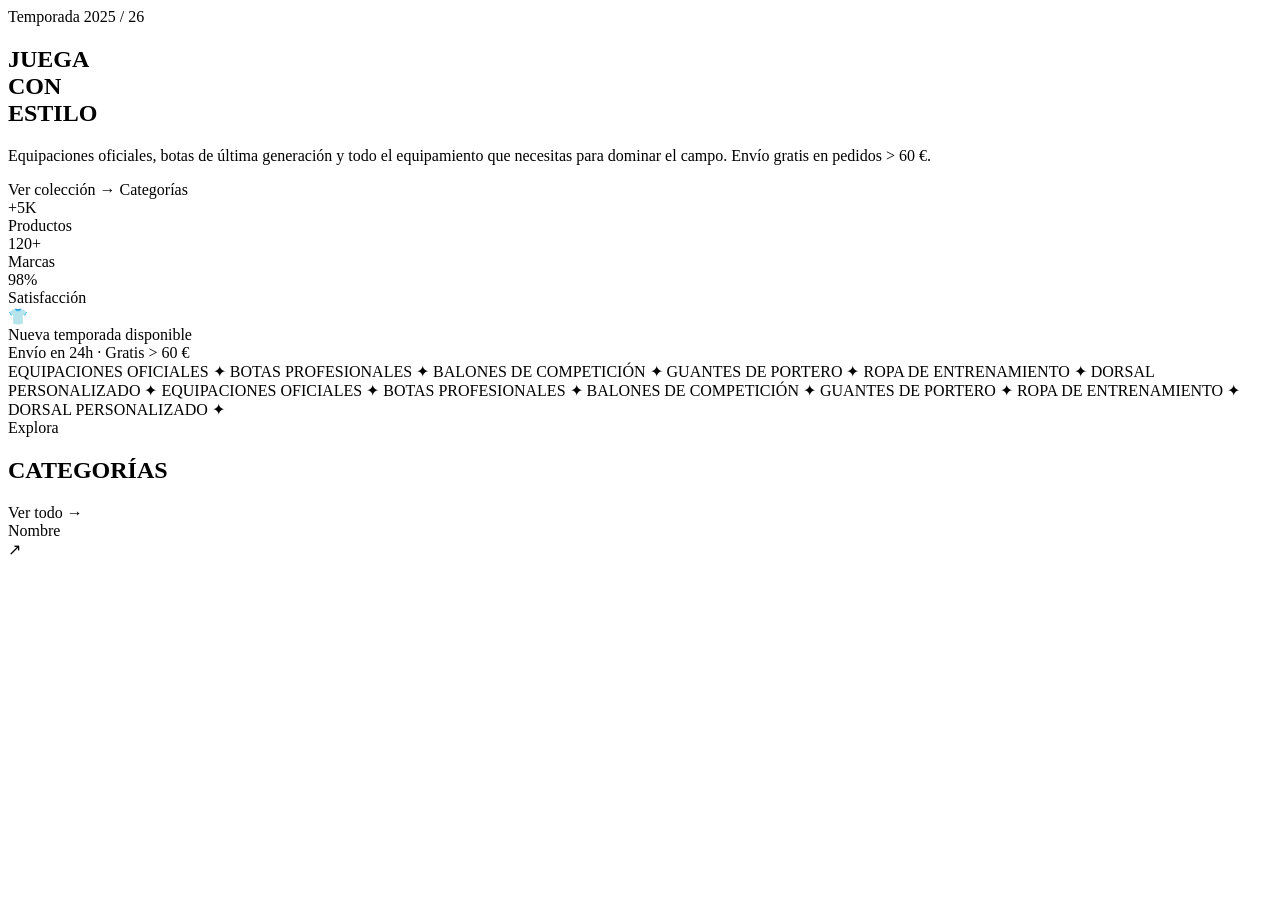
<file: tienda-jddl-aph-web/src/main/resources/templates/index.html>
<!DOCTYPE html>
<html lang="es" xmlns:th="http://www.thymeleaf.org">

<!-- Fragment HEAD -->
<head th:replace="~{fragments/head :: head('Inicio')}"></head>

<body>

<!-- Fragment NAVBAR -->
<div th:replace="~{fragments/header :: header}"></div>

<!-- ─── HERO ─────────────────────────────────── -->
<section class="hero">
    <div class="hero-bg-lines"></div>
    <div class="hero-left">
        <div class="hero-eyebrow">
            <div class="hero-eyebrow-line"></div>
            <span class="label">Temporada 2025 / 26</span>
        </div>
        <h1 class="hero-title">
            JUEGA<br>
            <span class="outline">CON</span><br>
            <span class="green">ESTILO</span>
        </h1>
        <p class="hero-desc">
            Equipaciones oficiales, botas de última generación y todo el equipamiento
            que necesitas para dominar el campo. Envío gratis en pedidos &gt; 60 €.
        </p>
        <div class="hero-ctas">
            <a th:href="@{/categorias}" class="btn-primary">Ver colección →</a>
            <a th:href="@{/categorias}" class="btn-outline">Categorías</a>
        </div>
        <div class="hero-stats">
            <div><div class="stat-num">+5K</div><div class="stat-label">Productos</div></div>
            <div><div class="stat-num">120+</div><div class="stat-label">Marcas</div></div>
            <div><div class="stat-num">98%</div><div class="stat-label">Satisfacción</div></div>
        </div>
    </div>
    <div class="hero-right">
        <div class="hero-image-wrap">
            <div class="hero-jersey-emoji">👕</div>
            <div class="hero-tag tag-1"><span class="tag-dot"></span> Nueva temporada disponible</div>
            <div class="hero-tag tag-2"><span class="tag-dot"></span> Envío en 24h · Gratis &gt; 60 €</div>
        </div>
    </div>
</section>

<!-- ─── TICKER ───────────────────────────────── -->
<div class="ticker">
    <div class="ticker-inner">
        <span class="ticker-item">EQUIPACIONES OFICIALES <span>✦</span></span>
        <span class="ticker-item">BOTAS PROFESIONALES <span>✦</span></span>
        <span class="ticker-item">BALONES DE COMPETICIÓN <span>✦</span></span>
        <span class="ticker-item">GUANTES DE PORTERO <span>✦</span></span>
        <span class="ticker-item">ROPA DE ENTRENAMIENTO <span>✦</span></span>
        <span class="ticker-item">DORSAL PERSONALIZADO <span>✦</span></span>
        <span class="ticker-item">EQUIPACIONES OFICIALES <span>✦</span></span>
        <span class="ticker-item">BOTAS PROFESIONALES <span>✦</span></span>
        <span class="ticker-item">BALONES DE COMPETICIÓN <span>✦</span></span>
        <span class="ticker-item">GUANTES DE PORTERO <span>✦</span></span>
        <span class="ticker-item">ROPA DE ENTRENAMIENTO <span>✦</span></span>
        <span class="ticker-item">DORSAL PERSONALIZADO <span>✦</span></span>
    </div>
</div>

<!-- ─── CATEGORÍAS dinámicas ────────── -->
<section class="categories" id="categorias">
    <div class="section-header">
        <div>
            <span class="label">Explora</span>
            <h2 class="section-title">CATEGORÍAS</h2>
        </div>
        <a th:href="@{/categorias}" class="section-link">Ver todo →</a>
    </div>
    <div class="cat-grid">
        <a th:each="categoria : ${categorias}"
           th:href="@{/categorias/{id}(id=${categoria.id})}"
           class="cat-card">
            <div class="cat-name" th:text="${categoria.nombre}">Nombre</div>
            <span class="cat-arrow">↗</span>
        </a>
    </div>
</section>

<!-- Fragment FOOTER -->
<div th:replace="~{fragments/footer :: footer}"></div>

</body>
</html>
</file>
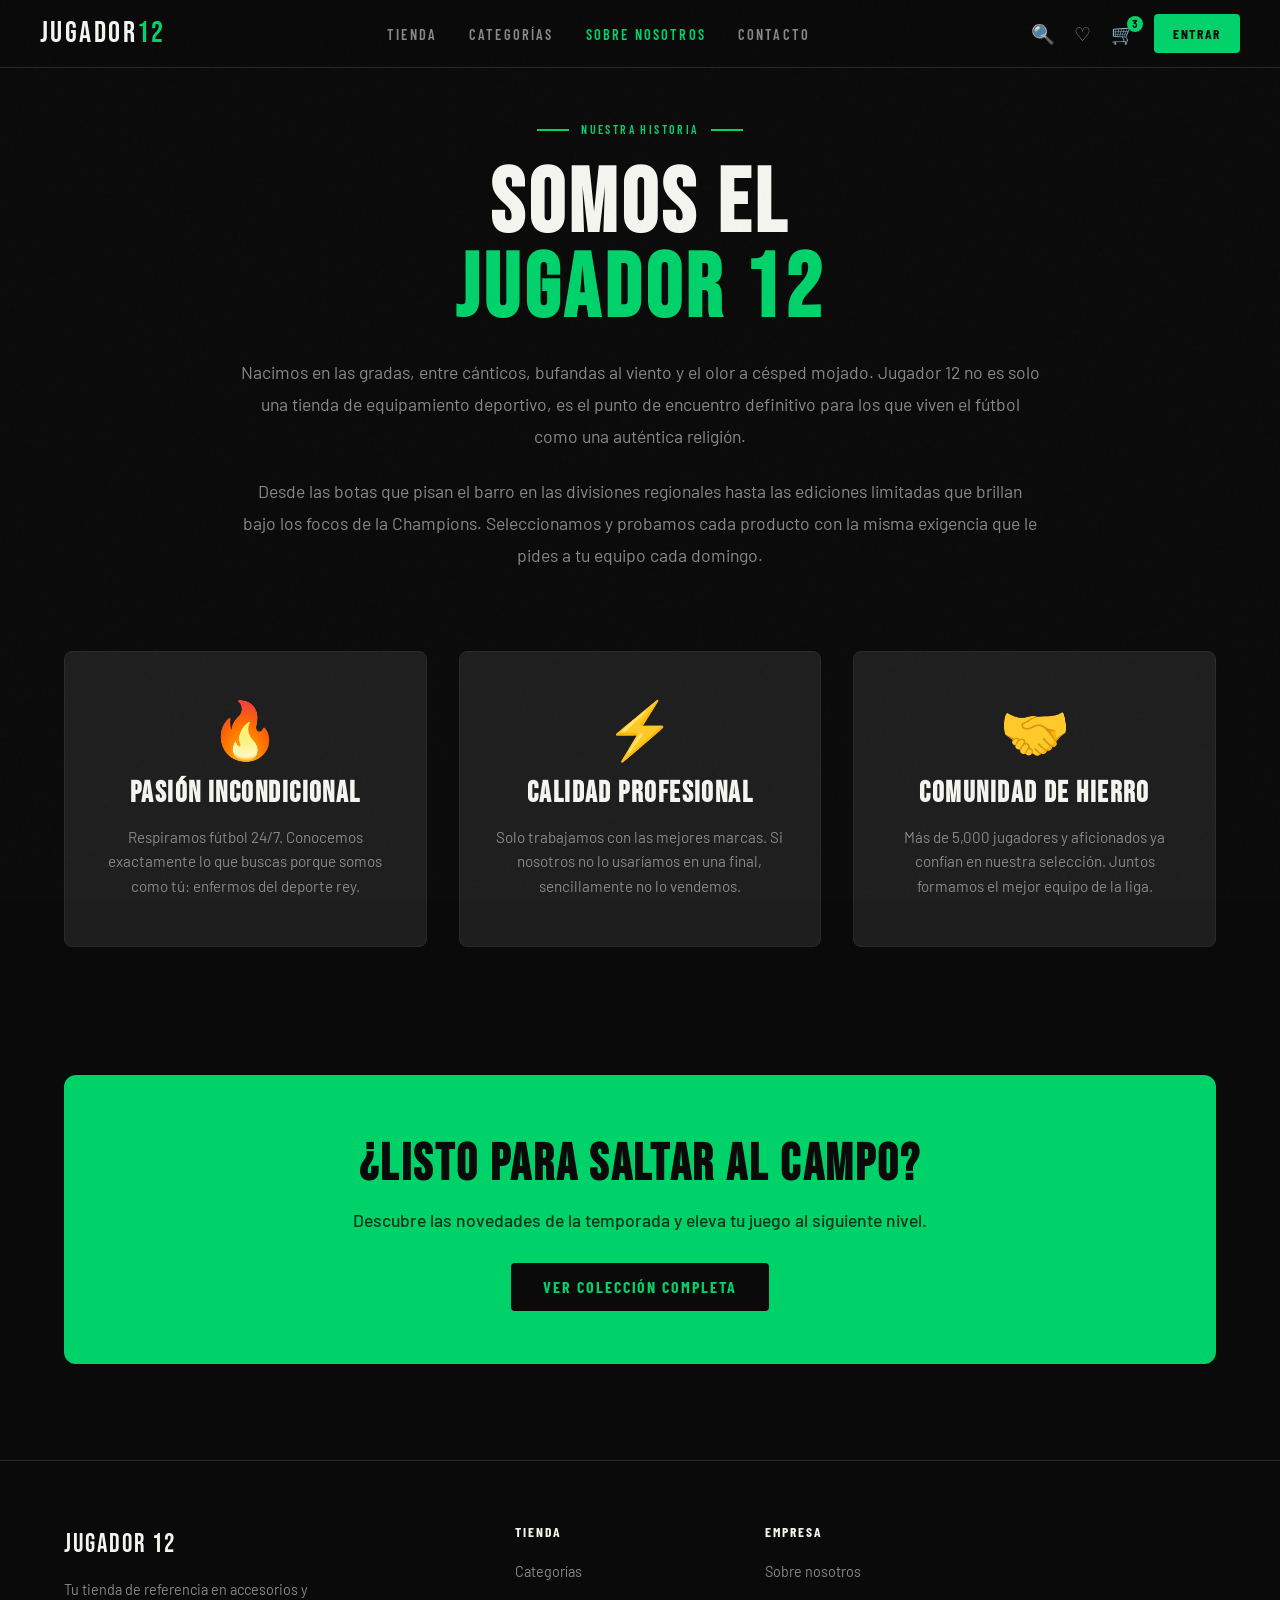
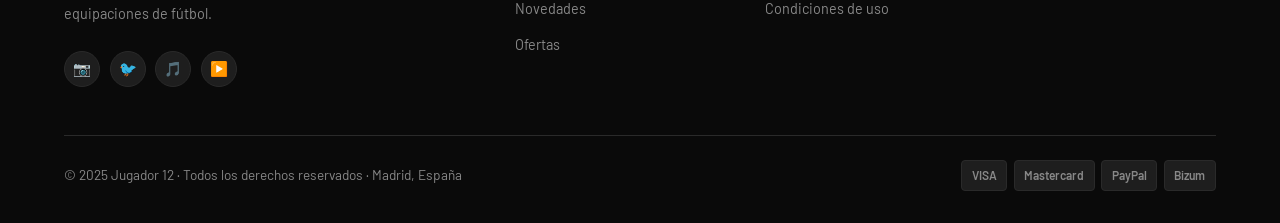
<file: tienda-jddl-aph-web/src/main/resources/static/sobre-nosotros.html>
<!DOCTYPE html>
<html lang="es">
<head>
    <meta charset="UTF-8"/>
    <meta name="viewport" content="width=device-width, initial-scale=1.0"/>
    <title>Sobre nosotros — Jugador 12</title>
    <link rel="stylesheet" href="css/style.css">
</head>

<body>

<nav class="navbar">
    <a href="/" class="nav-logo">Jugador<span>12</span></a>

    <ul class="nav-links">
        <li><a href="/">Tienda</a></li>
        <li><a href="/categorias">Categorías</a></li>
        <li><a href="/sobre-nosotros.html" class="active">Sobre nosotros</a></li>
        <li><a href="/terms">Contacto</a></li>
    </ul>

    <div class="nav-actions">
        <button class="nav-icon" title="Buscar">🔍</button>
        <button class="nav-icon" title="Favoritos">♡</button>
        <button class="nav-icon" title="Carrito" style="position:relative">
            🛒 <span class="badge">3</span>
        </button>
        <a href="#" class="btn-nav">Entrar</a>
    </div>
</nav>

<section class="about-section">
    <div class="about-header">
        <div class="about-eyebrow">
            <div class="hero-eyebrow-line"></div>
            <span class="label">Nuestra Historia</span>
            <div class="hero-eyebrow-line"></div>
        </div>

        <h1 class="hero-title">
            SOMOS EL<br>
            <span class="green">JUGADOR 12</span>
        </h1>

        <p class="about-text">
            Nacimos en las gradas, entre cánticos, bufandas al viento y el olor a césped mojado.
            Jugador 12 no es solo una tienda de equipamiento deportivo, es el punto de encuentro
            definitivo para los que viven el fútbol como una auténtica religión.
        </p>

        <p class="about-text">
            Desde las botas que pisan el barro en las divisiones regionales hasta las ediciones
            limitadas que brillan bajo los focos de la Champions. Seleccionamos y probamos cada
            producto con la misma exigencia que le pides a tu equipo cada domingo.
        </p>
    </div>

    <div class="about-grid">
        <div class="about-card">
            <span class="about-card-icon">🔥</span>
            <h3 class="about-card-title">Pasión Incondicional</h3>
            <p class="about-card-desc">
                Respiramos fútbol 24/7. Conocemos exactamente lo que buscas porque somos como tú:
                enfermos del deporte rey.
            </p>
        </div>

        <div class="about-card">
            <span class="about-card-icon">⚡</span>
            <h3 class="about-card-title">Calidad Profesional</h3>
            <p class="about-card-desc">
                Solo trabajamos con las mejores marcas. Si nosotros no lo usaríamos en una final,
                sencillamente no lo vendemos.
            </p>
        </div>

        <div class="about-card">
            <span class="about-card-icon">🤝</span>
            <h3 class="about-card-title">Comunidad de Hierro</h3>
            <p class="about-card-desc">
                Más de 5,000 jugadores y aficionados ya confían en nuestra selección.
                Juntos formamos el mejor equipo de la liga.
            </p>
        </div>
    </div>
</section>

<div class="about-banner">
    <h2>¿LISTO PARA SALTAR AL CAMPO?</h2>
    <p>Descubre las novedades de la temporada y eleva tu juego al siguiente nivel.</p>
    <a href="/categorias" class="btn-dark">Ver Colección Completa</a>
</div>

<footer id="footer">
    <div class="footer-top">
        <div class="footer-brand">
            <div class="nav-logo" style="font-size:1.6rem">Jugador 12</div>
            <p>Tu tienda de referencia en accesorios y equipaciones de fútbol.</p>
            <div class="footer-social">
                <a href="#" class="social-btn" title="Instagram">📷</a>
                <a href="#" class="social-btn" title="Twitter / X">🐦</a>
                <a href="#" class="social-btn" title="TikTok">🎵</a>
                <a href="#" class="social-btn" title="YouTube">▶️</a>
            </div>
        </div>

        <div class="footer-col">
            <h4>Tienda</h4>
            <ul>
                <li><a href="/categorias">Categorías</a></li>
                <li><a href="/categorias">Novedades</a></li>
                <li><a href="/categorias">Ofertas</a></li>
            </ul>
        </div>

        <div class="footer-col">
            <h4>Empresa</h4>
            <ul>
                <li><a href="/sobre-nosotros.html">Sobre nosotros</a></li>
                <li><a href="/condiciones">Condiciones de uso</a></li>
            </ul>
        </div>
    </div>

    <div class="footer-bottom">
        <p class="footer-copy">© 2025 Jugador 12 · Todos los derechos reservados · Madrid, España</p>
        <div class="footer-payments">
            <span class="payment-badge">VISA</span>
            <span class="payment-badge">Mastercard</span>
            <span class="payment-badge">PayPal</span>
            <span class="payment-badge">Bizum</span>
        </div>
    </div>
</footer>

</body>
</html>
</file>
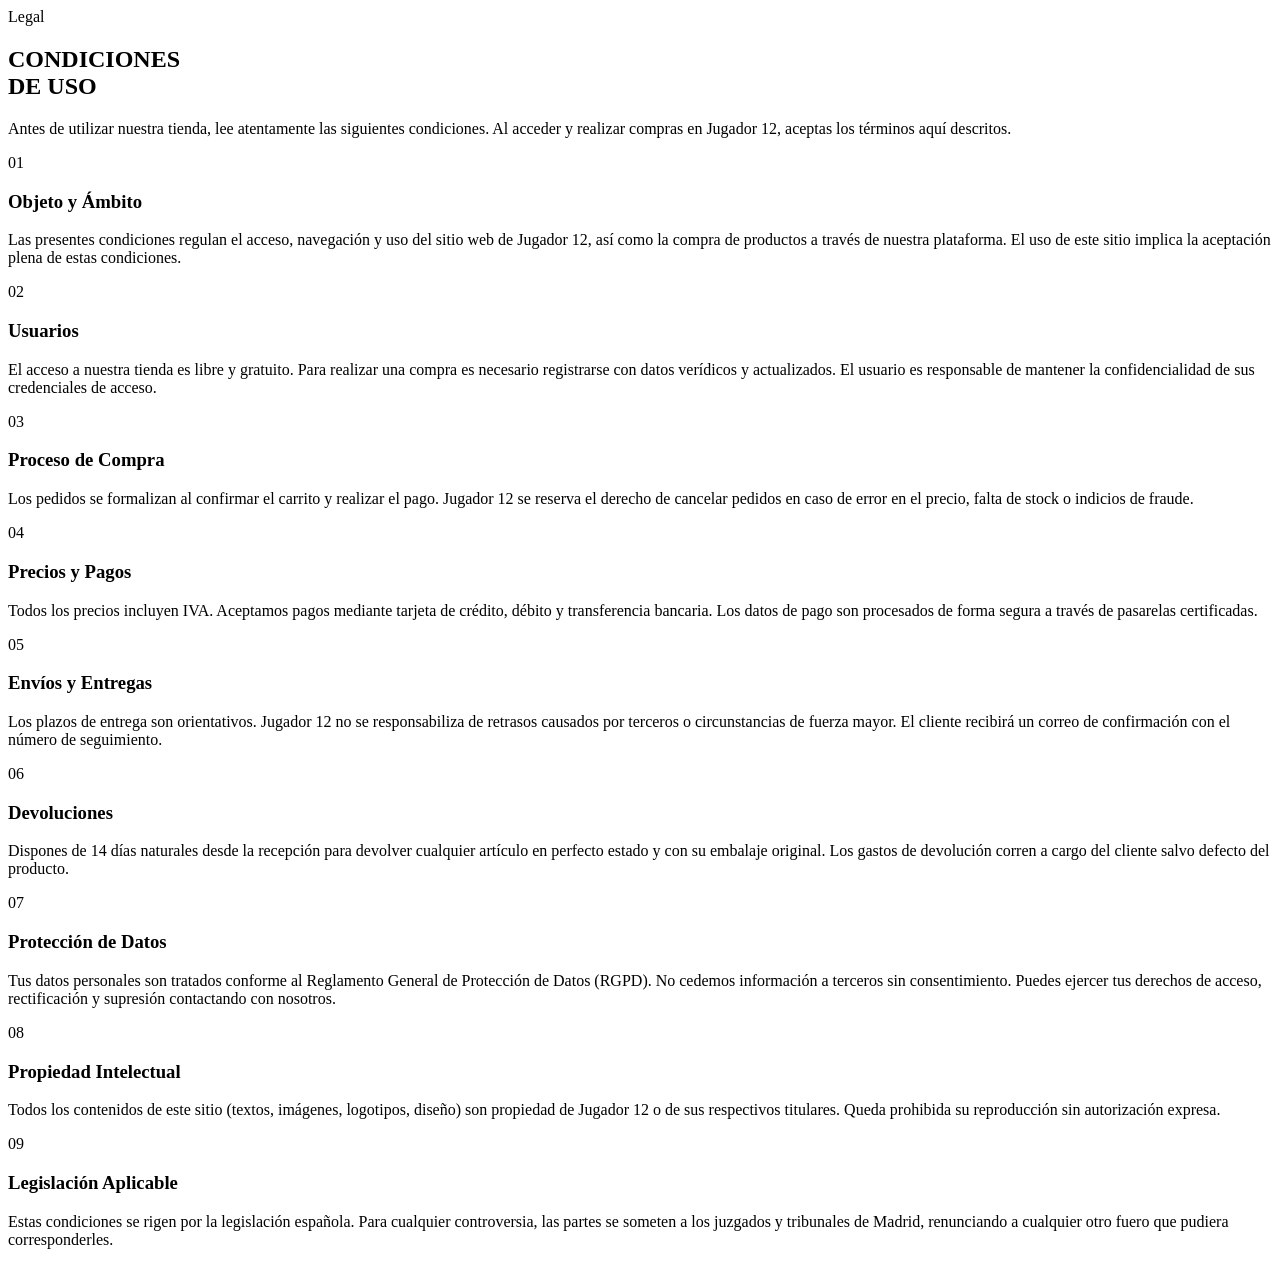
<file: tienda-jddl-aph-web/src/main/resources/templates/condiciones.html>
<!DOCTYPE html>
<html lang="es" xmlns:th="http://www.thymeleaf.org">

<head th:replace="~{fragments/head :: head('Condiciones de Uso')}"></head>

<body>

<div th:replace="~{fragments/header :: header}"></div>

<section class="legal-section">
    <div class="legal-header">
        <div class="about-eyebrow">
            <div class="hero-eyebrow-line"></div>
            <span class="label">Legal</span>
            <div class="hero-eyebrow-line"></div>
        </div>
        <h1 class="hero-title">CONDICIONES<br><span class="green">DE USO</span></h1>
        <p class="about-text">Antes de utilizar nuestra tienda, lee atentamente las siguientes condiciones. Al acceder y realizar compras en Jugador 12, aceptas los términos aquí descritos.</p>
    </div>

    <div class="legal-grid">

        <div class="legal-card">
            <span class="legal-num">01</span>
            <h3 class="legal-card-title">Objeto y Ámbito</h3>
            <p class="legal-card-desc">Las presentes condiciones regulan el acceso, navegación y uso del sitio web de Jugador 12, así como la compra de productos a través de nuestra plataforma. El uso de este sitio implica la aceptación plena de estas condiciones.</p>
        </div>

        <div class="legal-card">
            <span class="legal-num">02</span>
            <h3 class="legal-card-title">Usuarios</h3>
            <p class="legal-card-desc">El acceso a nuestra tienda es libre y gratuito. Para realizar una compra es necesario registrarse con datos verídicos y actualizados. El usuario es responsable de mantener la confidencialidad de sus credenciales de acceso.</p>
        </div>

        <div class="legal-card">
            <span class="legal-num">03</span>
            <h3 class="legal-card-title">Proceso de Compra</h3>
            <p class="legal-card-desc">Los pedidos se formalizan al confirmar el carrito y realizar el pago. Jugador 12 se reserva el derecho de cancelar pedidos en caso de error en el precio, falta de stock o indicios de fraude.</p>
        </div>

        <div class="legal-card">
            <span class="legal-num">04</span>
            <h3 class="legal-card-title">Precios y Pagos</h3>
            <p class="legal-card-desc">Todos los precios incluyen IVA. Aceptamos pagos mediante tarjeta de crédito, débito y transferencia bancaria. Los datos de pago son procesados de forma segura a través de pasarelas certificadas.</p>
        </div>

        <div class="legal-card">
            <span class="legal-num">05</span>
            <h3 class="legal-card-title">Envíos y Entregas</h3>
            <p class="legal-card-desc">Los plazos de entrega son orientativos. Jugador 12 no se responsabiliza de retrasos causados por terceros o circunstancias de fuerza mayor. El cliente recibirá un correo de confirmación con el número de seguimiento.</p>
        </div>

        <div class="legal-card">
            <span class="legal-num">06</span>
            <h3 class="legal-card-title">Devoluciones</h3>
            <p class="legal-card-desc">Dispones de 14 días naturales desde la recepción para devolver cualquier artículo en perfecto estado y con su embalaje original. Los gastos de devolución corren a cargo del cliente salvo defecto del producto.</p>
        </div>

        <div class="legal-card">
            <span class="legal-num">07</span>
            <h3 class="legal-card-title">Protección de Datos</h3>
            <p class="legal-card-desc">Tus datos personales son tratados conforme al Reglamento General de Protección de Datos (RGPD). No cedemos información a terceros sin consentimiento. Puedes ejercer tus derechos de acceso, rectificación y supresión contactando con nosotros.</p>
        </div>

        <div class="legal-card">
            <span class="legal-num">08</span>
            <h3 class="legal-card-title">Propiedad Intelectual</h3>
            <p class="legal-card-desc">Todos los contenidos de este sitio (textos, imágenes, logotipos, diseño) son propiedad de Jugador 12 o de sus respectivos titulares. Queda prohibida su reproducción sin autorización expresa.</p>
        </div>

        <div class="legal-card">
            <span class="legal-num">09</span>
            <h3 class="legal-card-title">Legislación Aplicable</h3>
            <p class="legal-card-desc">Estas condiciones se rigen por la legislación española. Para cualquier controversia, las partes se someten a los juzgados y tribunales de Madrid, renunciando a cualquier otro fuero que pudiera corresponderles.</p>
        </div>

    </div>
</section>

<div th:replace="~{fragments/footer :: footer}"></div>

</body>
</html>
</file>
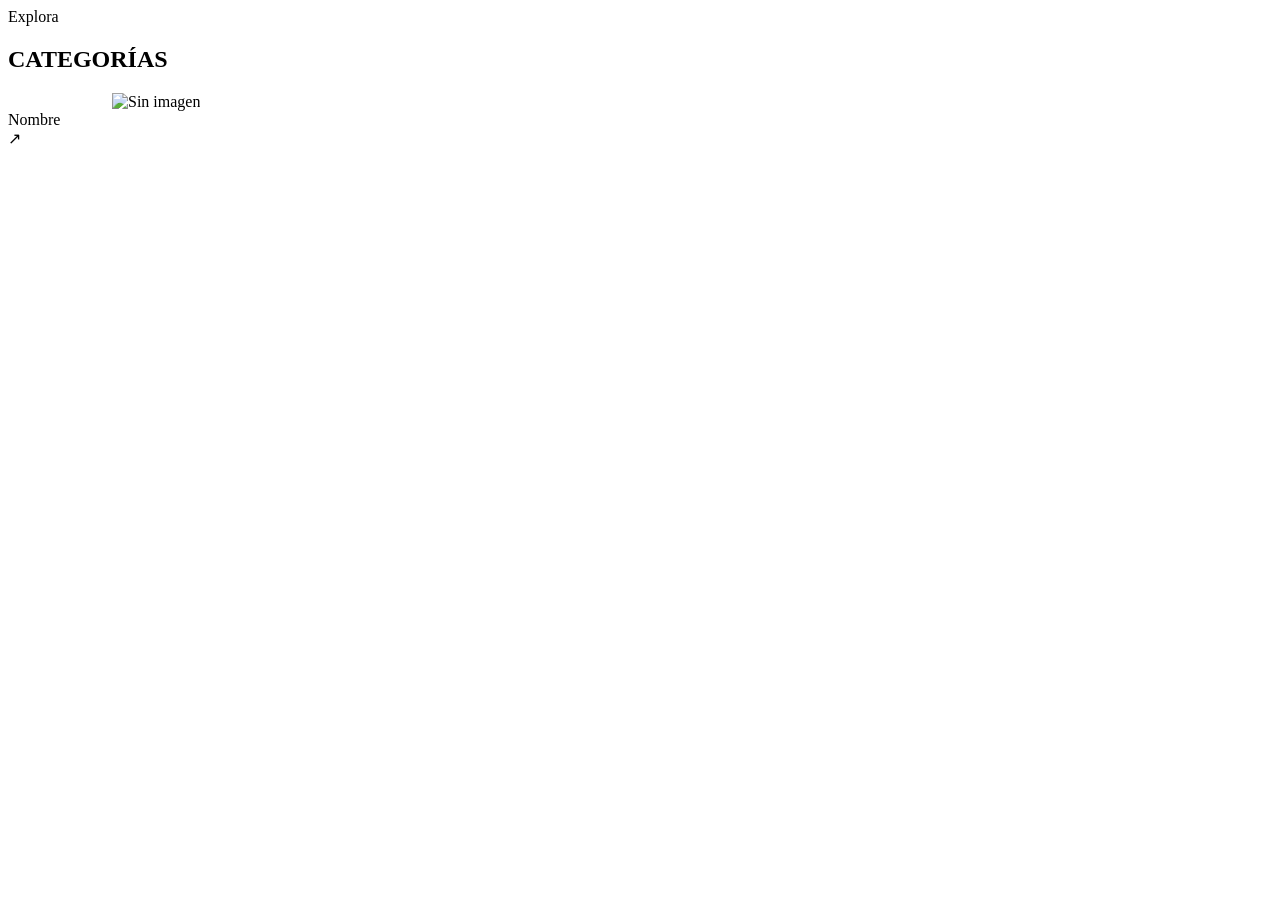
<file: tienda-jddl-aph-web/src/main/resources/templates/categorias/categorias.html>
<!DOCTYPE html>
<html lang="es" xmlns:th="http://www.thymeleaf.org">

<head th:replace="~{fragments/head :: head('Categorías')}"></head>

<body>

<div th:replace="~{fragments/header :: header}"></div>

<section class="categories" id="categorias">
    <div class="section-header">
        <div>
            <span class="label">Explora</span>
            <h2 class="section-title">CATEGORÍAS</h2>
        </div>
    </div>

    <div class="cat-grid">
        <a th:each="categoria : ${categorias}"
           th:href="@{/categorias/{id}(id=${categoria.id})}"
           class="cat-card">

            <img th:if="${categoria.imagen != null and categoria.imagen != ''}"
                 th:src="@{/imagenes/categorias/{imagen}(imagen=${categoria.imagen})}"
                 th:alt="${categoria.nombre}"
                 width="100"/>

            <img th:if="${categoria.imagen == null or categoria.imagen == ''}"
                 th:src="@{/imagenes/categorias/no-image.png}"
                 alt="Sin imagen"
                 width="100"/>

            <div class="cat-name" th:text="${categoria.nombre}">Nombre</div>
            <span class="cat-arrow">↗</span>
        </a>
    </div>
</section>

<div th:replace="~{fragments/footer :: footer}"></div>

</body>
</html>
</file>
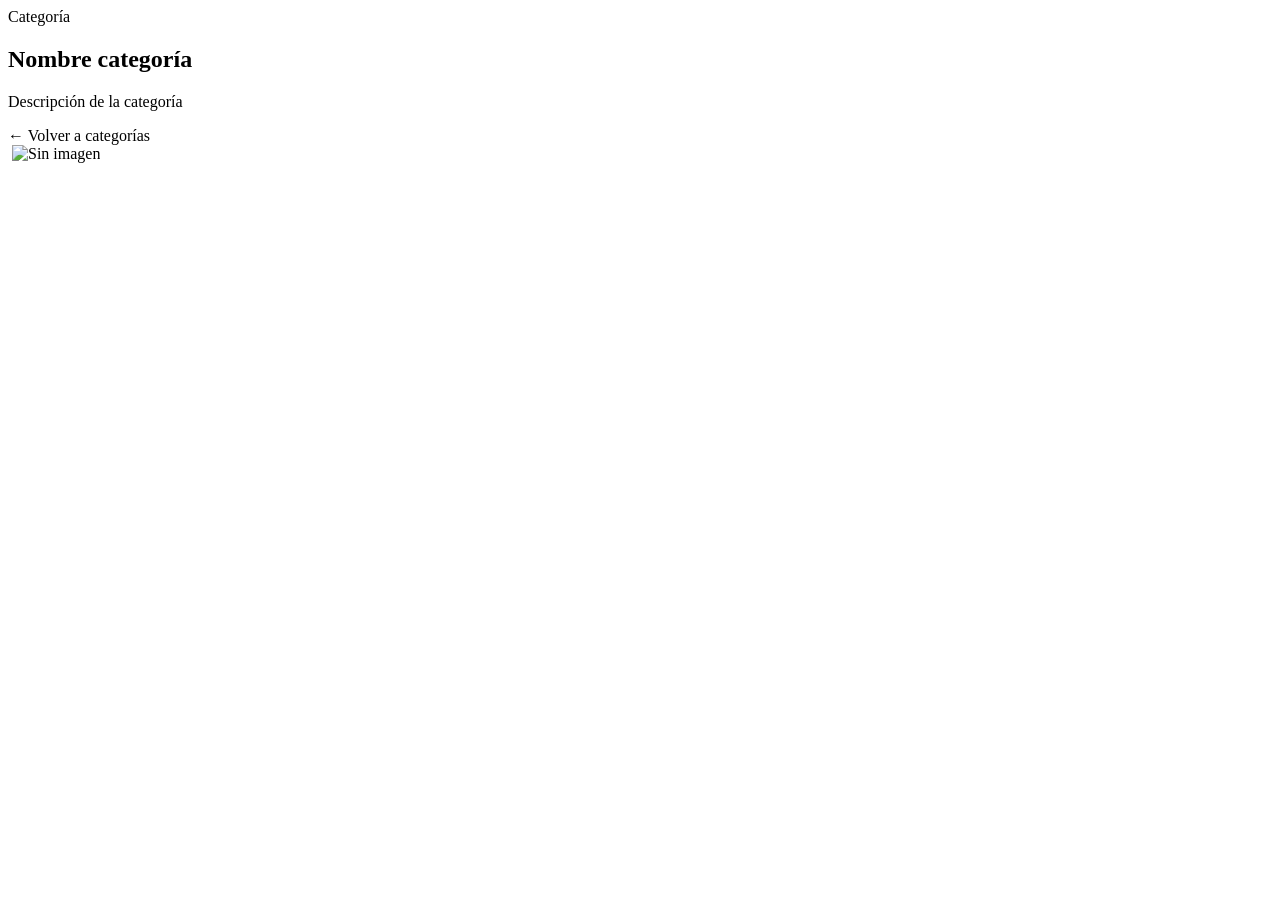
<file: tienda-jddl-aph-web/src/main/resources/templates/categorias/detalles-categoria.html>
<!DOCTYPE html>
<html lang="es" xmlns:th="http://www.thymeleaf.org">

<!-- Fragment HEAD -->
<head th:replace="~{fragments/head :: head(${categoria.nombre})}"></head>

<body>

<div th:replace="~{fragments/header :: header}"></div>

<section class="hero">
    <div class="hero-bg-lines"></div>
    <div class="hero-left">
        <div class="hero-eyebrow">
            <div class="hero-eyebrow-line"></div>
            <span class="label">Categoría</span>
        </div>
        <h1 class="hero-title" th:text="${categoria.nombre}">Nombre categoría</h1>
        <p class="hero-desc" th:text="${categoria.descripcion}">Descripción de la categoría</p>
        <div class="hero-ctas">
            <a th:href="@{/categorias}" class="btn-outline">← Volver a categorías</a>
        </div>
    </div>
    <div class="hero-right">
        <div class="hero-image-wrap">
            <img th:src="@{/imagenes/categorias/{imagen}(imagen=${categoria.imagen})}"
                 th:alt="${categoria.nombre}"
                 style="max-width:100%; border-radius:1rem;">

            <img th:if="${categoria.imagen == null or categoria.imagen == ''}"
                 th:src="@{/imagenes/categorias/no-image.png}"
                 alt="Sin imagen"
                 />
        </div>
    </div>
</section>

<div th:replace="~{fragments/footer :: footer}"></div>

</body>
</html>
</file>
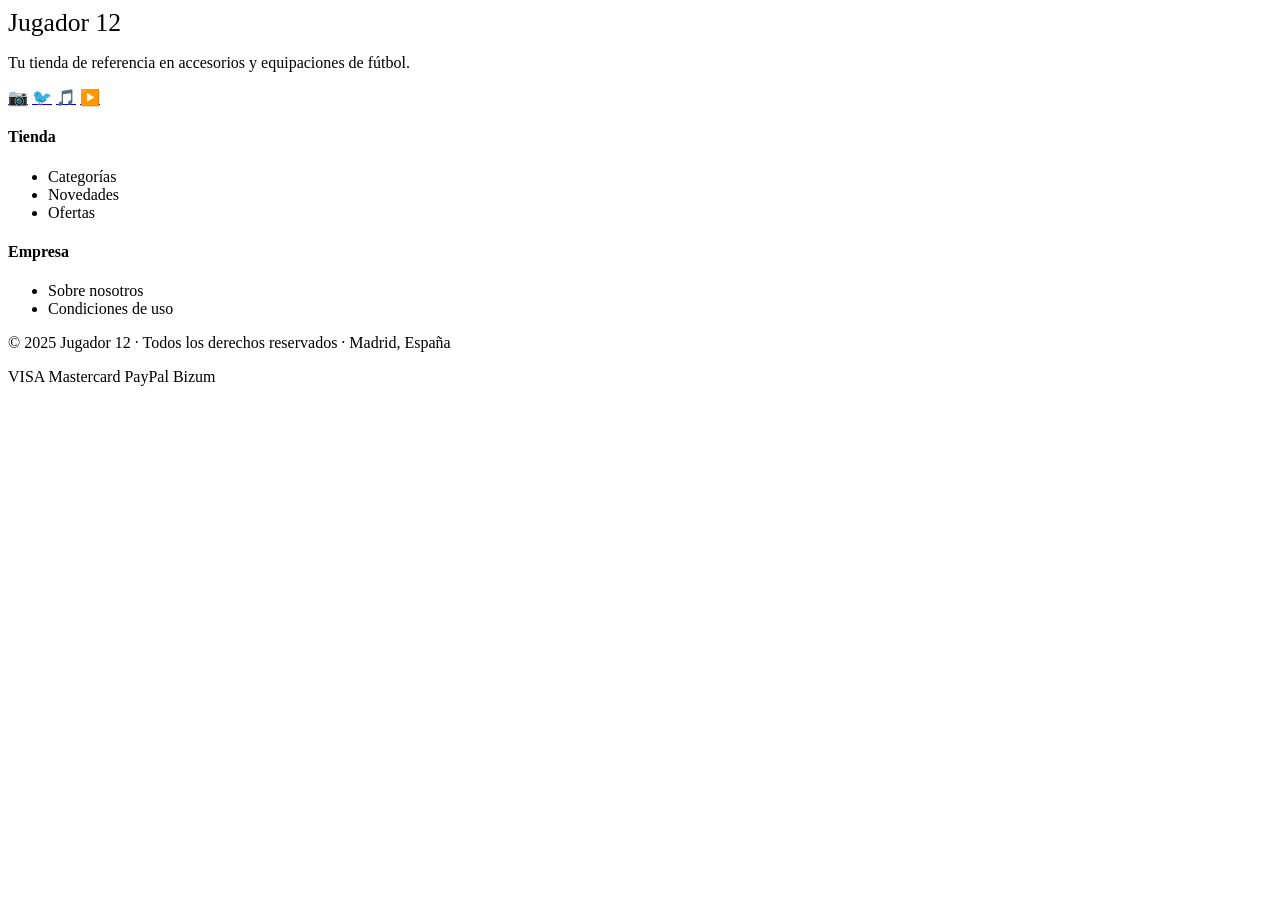
<file: tienda-jddl-aph-web/src/main/resources/templates/fragments/footer.html>
<!DOCTYPE html>
<html xmlns:th="http://www.thymeleaf.org">
<body>
<footer id="footer" th:fragment="footer">
    <div class="footer-top">
        <div class="footer-brand">
            <div class="nav-logo" style="font-size:1.6rem">Jugador 12</div>
            <p>Tu tienda de referencia en accesorios y equipaciones de fútbol.</p>
            <div class="footer-social">
                <a href="#" class="social-btn" title="Instagram">📷</a>
                <a href="#" class="social-btn" title="Twitter / X">🐦</a>
                <a href="#" class="social-btn" title="TikTok">🎵</a>
                <a href="#" class="social-btn" title="YouTube">▶️</a>
            </div>
        </div>
        <div class="footer-col">
            <h4>Tienda</h4>
            <ul>
                <li><a th:href="@{/categorias}">Categorías</a></li>
                <li><a th:href="@{/categorias}">Novedades</a></li>
                <li><a th:href="@{/categorias}">Ofertas</a></li>
            </ul>
        </div>
        <div class="footer-col">
            <h4>Empresa</h4>
            <ul>
                <li><a th:href="@{/sobre-nosotros.html}">Sobre nosotros</a></li>
                <li><a th:href="@{/condiciones}">Condiciones de uso</a></li>
            </ul>
        </div>
    </div>
    <div class="footer-bottom">
        <p class="footer-copy">© 2025 Jugador 12 · Todos los derechos reservados · Madrid, España</p>
        <div class="footer-payments">
            <span class="payment-badge">VISA</span>
            <span class="payment-badge">Mastercard</span>
            <span class="payment-badge">PayPal</span>
            <span class="payment-badge">Bizum</span>
        </div>
    </div>
</footer>
</body>
</html>
</file>
<file: tienda-jddl-aph-web/src/main/resources/static/css/style.css>
/* ============================================
   Jugador 12 — Football Store Stylesheet
   Aesthetic: Bold editorial + raw energy
   ============================================ */

@import url('https://fonts.googleapis.com/css2?family=Bebas+Neue&family=Barlow+Condensed:wght@400;600;700&family=Barlow:wght@400;500&display=swap');

/* ─── Variables ─────────────────────────────── */
:root {
    --verde:    #00D26A;
    --negro:    #0A0A0A;
    --blanco:   #F5F5F0;
    --gris-osc: #141414;
    --gris-med: #1E1E1E;
    --gris-bor: #2A2A2A;
    --acento:   #FF3A3A;
    --texto-sec:#888;
    --radio:    4px;
    --trans:    .3s ease;
}

/* ─── Reset & Base ───────────────────────────── */
*, *::before, *::after { box-sizing: border-box; margin: 0; padding: 0; }

html { scroll-behavior: smooth; }

body {
    background: var(--negro);
    color: var(--blanco);
    font-family: 'Barlow', sans-serif;
    font-size: 16px;
    line-height: 1.6;
    overflow-x: hidden;
    cursor: default;
}

a { text-decoration: none; color: inherit; }
img { display: block; max-width: 100%; }
ul { list-style: none; }
button { cursor: pointer; font-family: inherit; border: none; }

/* ─── Typography ─────────────────────────────── */
h1, h2, h3, h4 {
    font-family: 'Bebas Neue', sans-serif;
    letter-spacing: .05em;
    line-height: 1;
}

.label {
    font-family: 'Barlow Condensed', sans-serif;
    font-weight: 600;
    font-size: .75rem;
    letter-spacing: .2em;
    text-transform: uppercase;
    color: var(--verde);
}

/* ─── Scrollbar ──────────────────────────────── */
::-webkit-scrollbar { width: 4px; }
::-webkit-scrollbar-track { background: var(--negro); }
::-webkit-scrollbar-thumb { background: var(--verde); border-radius: 2px; }

/* ─── Noise Overlay ──────────────────────────── */
body::before {
    content: '';
    position: fixed;
    inset: 0;
    background-image: url("data:image/svg+xml,%3Csvg viewBox='0 0 256 256' xmlns='http://www.w3.org/2000/svg'%3E%3Cfilter id='noise'%3E%3CfeTurbulence type='fractalNoise' baseFrequency='.9' numOctaves='4' stitchTiles='stitch'/%3E%3C/filter%3E%3Crect width='100%25' height='100%25' filter='url(%23noise)' opacity='.04'/%3E%3C/svg%3E");
    pointer-events: none;
    z-index: 9999;
    opacity: .5;
}

/* ─── Navbar ─────────────────────────────────── */
.navbar {
    position: fixed;
    top: 0; left: 0; right: 0;
    z-index: 100;
    display: flex;
    align-items: center;
    justify-content: space-between;
    padding: 0 2.5rem;
    height: 68px;
    border-bottom: 1px solid var(--gris-bor);
    background: rgba(10,10,10,.92);
    backdrop-filter: blur(12px);
}

.nav-logo {
    font-family: 'Bebas Neue', sans-serif;
    font-size: 1.9rem;
    letter-spacing: .08em;
    color: var(--blanco);
}

.nav-logo span { color: var(--verde); }

.nav-links {
    display: flex;
    gap: 2rem;
}

.nav-links a {
    font-family: 'Barlow Condensed', sans-serif;
    font-weight: 600;
    font-size: .9rem;
    letter-spacing: .15em;
    text-transform: uppercase;
    color: var(--texto-sec);
    transition: color var(--trans);
}

.nav-links a:hover { color: var(--blanco); }
.nav-links a.active { color: var(--verde); }

.nav-actions {
    display: flex;
    align-items: center;
    gap: 1.2rem;
}

.nav-icon {
    background: none;
    color: var(--texto-sec);
    font-size: 1.2rem;
    transition: color var(--trans);
    position: relative;
}

.nav-icon:hover { color: var(--blanco); }

.badge {
    position: absolute;
    top: -6px; right: -8px;
    background: var(--verde);
    color: var(--negro);
    font-size: .65rem;
    font-weight: 700;
    width: 16px; height: 16px;
    border-radius: 50%;
    display: flex; align-items: center; justify-content: center;
}

.btn-nav {
    background: var(--verde);
    color: var(--negro);
    font-family: 'Barlow Condensed', sans-serif;
    font-weight: 700;
    font-size: .85rem;
    letter-spacing: .12em;
    text-transform: uppercase;
    padding: .55rem 1.2rem;
    border-radius: var(--radio);
    transition: background var(--trans), transform var(--trans);
}

.btn-nav:hover { background: #00ff84; transform: translateY(-1px); }

/* ─── Hero ───────────────────────────────────── */
.hero {
    min-height: 100vh;
    display: grid;
    grid-template-columns: 1fr 1fr;
    padding-top: 68px;
    position: relative;
    overflow: hidden;
}

.hero-bg-lines {
    position: absolute;
    inset: 0;
    background-image:
            repeating-linear-gradient(90deg, transparent, transparent 79px, var(--gris-bor) 79px, var(--gris-bor) 80px);
    opacity: .25;
}

.hero-left {
    display: flex;
    flex-direction: column;
    justify-content: center;
    padding: 5rem 3rem 5rem 4rem;
    position: relative;
    z-index: 1;
}

.hero-eyebrow {
    display: flex;
    align-items: center;
    gap: .75rem;
    margin-bottom: 1.5rem;
}

.hero-eyebrow-line {
    width: 32px;
    height: 2px;
    background: var(--verde);
}

.hero-title {
    font-size: clamp(4rem, 7vw, 8rem);
    color: var(--blanco);
    line-height: .95;
    margin-bottom: 1.5rem;
}

.hero-title .outline {
    -webkit-text-stroke: 1px var(--blanco);
    color: transparent;
}

.hero-title .green { color: var(--verde); }

.hero-desc {
    max-width: 420px;
    color: var(--texto-sec);
    font-size: 1rem;
    margin-bottom: 2.5rem;
    line-height: 1.7;
}

.hero-ctas {
    display: flex;
    gap: 1rem;
    flex-wrap: wrap;
}

.btn-primary {
    background: var(--verde);
    color: var(--negro);
    font-family: 'Barlow Condensed', sans-serif;
    font-weight: 700;
    font-size: 1rem;
    letter-spacing: .12em;
    text-transform: uppercase;
    padding: .9rem 2rem;
    border-radius: var(--radio);
    transition: background var(--trans), transform var(--trans), box-shadow var(--trans);
}

.btn-primary:hover {
    background: #00ff84;
    transform: translateY(-2px);
    box-shadow: 0 8px 24px rgba(0,210,106,.3);
}

.btn-outline {
    background: transparent;
    color: var(--blanco);
    font-family: 'Barlow Condensed', sans-serif;
    font-weight: 700;
    font-size: 1rem;
    letter-spacing: .12em;
    text-transform: uppercase;
    padding: .9rem 2rem;
    border-radius: var(--radio);
    border: 1px solid var(--gris-bor);
    transition: border-color var(--trans), color var(--trans), transform var(--trans);
}

.btn-outline:hover {
    border-color: var(--verde);
    color: var(--verde);
    transform: translateY(-2px);
}

.hero-stats {
    display: flex;
    gap: 2.5rem;
    margin-top: 3.5rem;
    padding-top: 2rem;
    border-top: 1px solid var(--gris-bor);
}

.stat-num {
    font-family: 'Bebas Neue', sans-serif;
    font-size: 2.2rem;
    color: var(--verde);
    line-height: 1;
}

.stat-label {
    font-size: .8rem;
    color: var(--texto-sec);
    margin-top: .25rem;
}

.hero-right {
    position: relative;
    display: flex;
    align-items: center;
    justify-content: center;
    overflow: hidden;
}

.hero-right::before {
    content: '';
    position: absolute;
    width: 500px; height: 500px;
    background: radial-gradient(circle, rgba(0,210,106,.18) 0%, transparent 70%);
    border-radius: 50%;
}

.hero-image-wrap {
    position: relative;
    z-index: 1;
    width: 100%;
    height: 100%;
    display: flex;
    align-items: center;
    justify-content: center;
}

.hero-jersey-emoji {
    font-size: 22rem;
    line-height: 1;
    filter: drop-shadow(0 0 80px rgba(0,210,106,.4));
    animation: float 6s ease-in-out infinite;
    user-select: none;
}

@keyframes float {
    0%, 100% { transform: translateY(0) rotate(-2deg); }
    50%       { transform: translateY(-20px) rotate(2deg); }
}

.hero-tag {
    position: absolute;
    background: var(--gris-med);
    border: 1px solid var(--gris-bor);
    border-radius: 8px;
    padding: .6rem 1rem;
    font-family: 'Barlow Condensed', sans-serif;
    font-size: .85rem;
    white-space: nowrap;
}

.hero-tag.tag-1 { top: 25%; left: 5%; }
.hero-tag.tag-2 { bottom: 30%; right: 5%; }

.tag-dot {
    display: inline-block;
    width: 8px; height: 8px;
    border-radius: 50%;
    background: var(--verde);
    margin-right: .5rem;
    animation: pulse 2s infinite;
}

@keyframes pulse {
    0%, 100% { opacity: 1; }
    50%       { opacity: .3; }
}

/* ─── Ticker ─────────────────────────────────── */
.ticker {
    background: var(--verde);
    overflow: hidden;
    padding: .6rem 0;
    white-space: nowrap;
}

.ticker-inner {
    display: inline-flex;
    animation: ticker 25s linear infinite;
}

.ticker-item {
    font-family: 'Bebas Neue', sans-serif;
    font-size: 1rem;
    letter-spacing: .1em;
    color: var(--negro);
    padding: 0 2rem;
}

.ticker-item span { margin-right: 2rem; opacity: .4; }

@keyframes ticker {
    from { transform: translateX(0); }
    to   { transform: translateX(-50%); }
}

/* ─── Sections ───────────────────────────────── */
section { padding: 6rem 4rem; }

.section-header {
    display: flex;
    align-items: flex-end;
    justify-content: space-between;
    margin-bottom: 3rem;
}

.section-title {
    font-size: clamp(2.5rem, 4vw, 4rem);
    line-height: 1;
}

.section-link {
    font-family: 'Barlow Condensed', sans-serif;
    font-weight: 600;
    font-size: .9rem;
    letter-spacing: .1em;
    text-transform: uppercase;
    color: var(--verde);
    display: flex;
    align-items: center;
    gap: .4rem;
    transition: gap var(--trans);
}

.section-link:hover { gap: .8rem; }

/* ─── Categories ─────────────────────────────── */
.categories { background: var(--gris-osc); }

.cat-grid {
    display: grid;
    grid-template-columns: repeat(4, 1fr);
    gap: 1rem;
}

.cat-card {
    position: relative;
    border-radius: 8px;
    overflow: hidden;
    border: 1px solid var(--gris-bor);
    background: var(--gris-med);
    padding: 2rem 1.5rem;
    cursor: pointer;
    transition: border-color var(--trans), transform var(--trans);
    group: true;
}

.cat-card:hover {
    border-color: var(--verde);
    transform: translateY(-4px);
}

.cat-card:hover .cat-arrow { opacity: 1; transform: translate(0, 0); }
.cat-card:hover .cat-icon { transform: scale(1.1); }

.cat-icon {
    font-size: 3.5rem;
    margin-bottom: 1rem;
    display: block;
    transition: transform var(--trans);
    line-height: 1;
}

.cat-name {
    font-family: 'Bebas Neue', sans-serif;
    font-size: 1.5rem;
    letter-spacing: .05em;
    margin-bottom: .25rem;
}

.cat-count {
    font-size: .8rem;
    color: var(--texto-sec);
}

.cat-arrow {
    position: absolute;
    top: 1.5rem; right: 1.5rem;
    font-size: 1.1rem;
    color: var(--verde);
    opacity: 0;
    transform: translate(-4px, 4px);
    transition: opacity var(--trans), transform var(--trans);
}

/* ─── Products ───────────────────────────────── */
.products { background: var(--negro); }

.product-grid {
    display: grid;
    grid-template-columns: repeat(4, 1fr);
    gap: 1.2rem;
}

.product-card {
    background: var(--gris-med);
    border: 1px solid var(--gris-bor);
    border-radius: 8px;
    overflow: hidden;
    transition: border-color var(--trans), transform var(--trans), box-shadow var(--trans);
    position: relative;
}

.product-card:hover {
    border-color: var(--verde);
    transform: translateY(-6px);
    box-shadow: 0 16px 40px rgba(0,0,0,.5);
}

.product-card:hover .product-actions { opacity: 1; transform: translateY(0); }

.product-badge {
    position: absolute;
    top: .75rem; left: .75rem;
    z-index: 2;
    font-family: 'Barlow Condensed', sans-serif;
    font-weight: 700;
    font-size: .75rem;
    letter-spacing: .1em;
    text-transform: uppercase;
    padding: .25rem .6rem;
    border-radius: 3px;
}

.badge-new  { background: var(--verde); color: var(--negro); }
.badge-sale { background: var(--acento); color: var(--blanco); }
.badge-hot  { background: #ff8c00; color: var(--negro); }

.product-img {
    height: 200px;
    display: flex;
    align-items: center;
    justify-content: center;
    font-size: 7rem;
    background: var(--gris-osc);
    position: relative;
    overflow: hidden;
}

.product-img::after {
    content: '';
    position: absolute;
    inset: 0;
    background: linear-gradient(to bottom, transparent 60%, var(--gris-med));
}

.product-actions {
    position: absolute;
    bottom: 0; left: 0; right: 0;
    display: flex;
    gap: .5rem;
    padding: .75rem;
    z-index: 3;
    opacity: 0;
    transform: translateY(8px);
    transition: opacity var(--trans), transform var(--trans);
}

.btn-cart {
    flex: 1;
    background: var(--verde);
    color: var(--negro);
    font-family: 'Barlow Condensed', sans-serif;
    font-weight: 700;
    font-size: .85rem;
    letter-spacing: .1em;
    text-transform: uppercase;
    padding: .6rem;
    border-radius: var(--radio);
    transition: background var(--trans);
}

.btn-cart:hover { background: #00ff84; }

.btn-wish {
    background: var(--gris-bor);
    color: var(--blanco);
    width: 36px;
    border-radius: var(--radio);
    font-size: 1rem;
    display: flex; align-items: center; justify-content: center;
    transition: background var(--trans), color var(--trans);
}

.btn-wish:hover { background: var(--acento); color: var(--blanco); }

.product-info {
    padding: 1rem 1.2rem 1.2rem;
}

.product-brand {
    font-size: .75rem;
    color: var(--texto-sec);
    text-transform: uppercase;
    letter-spacing: .1em;
    margin-bottom: .25rem;
}

.product-name {
    font-family: 'Barlow Condensed', sans-serif;
    font-weight: 700;
    font-size: 1rem;
    margin-bottom: .5rem;
    color: var(--blanco);
}

.product-price {
    display: flex;
    align-items: center;
    gap: .6rem;
}

.price-now {
    font-family: 'Bebas Neue', sans-serif;
    font-size: 1.4rem;
    color: var(--verde);
}

.price-old {
    font-size: .85rem;
    color: var(--texto-sec);
    text-decoration: line-through;
}

.product-rating {
    display: flex;
    align-items: center;
    gap: .3rem;
    margin-top: .4rem;
    font-size: .8rem;
    color: var(--texto-sec);
}

.stars { color: #FFB800; font-size: .85rem; }

/* ─── Banner ─────────────────────────────────── */
.banner {
    padding: 0 4rem;
    margin: 0 0 2rem;
}

.banner-inner {
    background: var(--verde);
    border-radius: 12px;
    padding: 3.5rem 4rem;
    display: flex;
    align-items: center;
    justify-content: space-between;
    overflow: hidden;
    position: relative;
}

.banner-inner::before {
    content: 'GOLAZO';
    position: absolute;
    right: -1rem;
    top: 50%; transform: translateY(-50%);
    font-family: 'Bebas Neue', sans-serif;
    font-size: 12rem;
    color: rgba(0,0,0,.08);
    letter-spacing: .05em;
    pointer-events: none;
    white-space: nowrap;
}

.banner-text .label { color: var(--negro); opacity: .6; }

.banner-title {
    font-size: clamp(2.5rem, 4vw, 4.5rem);
    color: var(--negro);
    line-height: 1;
    margin: .5rem 0 1rem;
}

.banner-sub {
    color: rgba(0,0,0,.65);
    font-size: 1rem;
    max-width: 380px;
}

.btn-dark {
    background: var(--negro);
    color: var(--verde);
    font-family: 'Barlow Condensed', sans-serif;
    font-weight: 700;
    font-size: 1rem;
    letter-spacing: .12em;
    text-transform: uppercase;
    padding: .9rem 2rem;
    border-radius: var(--radio);
    white-space: nowrap;
    transition: background var(--trans), transform var(--trans);
}

.btn-dark:hover { background: #111; transform: translateY(-2px); }

/* ─── Brands ─────────────────────────────────── */
.brands {
    background: var(--gris-osc);
    padding: 4rem;
}

.brands-title {
    font-size: .8rem;
    color: var(--texto-sec);
    text-transform: uppercase;
    letter-spacing: .2em;
    text-align: center;
    margin-bottom: 2.5rem;
}

.brands-logos {
    display: flex;
    align-items: center;
    justify-content: center;
    gap: 3rem;
    flex-wrap: wrap;
}

.brand-logo {
    font-family: 'Bebas Neue', sans-serif;
    font-size: 1.6rem;
    letter-spacing: .12em;
    color: var(--gris-bor);
    filter: grayscale(1);
    transition: color var(--trans), filter var(--trans);
    cursor: default;
}

.brand-logo:hover { color: var(--blanco); filter: none; }

/* ─── Features ───────────────────────────────── */
.features {
    background: var(--negro);
    padding: 4rem;
}

.features-grid {
    display: grid;
    grid-template-columns: repeat(4, 1fr);
    gap: 1px;
    background: var(--gris-bor);
    border: 1px solid var(--gris-bor);
    border-radius: 8px;
    overflow: hidden;
}

.feature-item {
    background: var(--gris-osc);
    padding: 2rem;
    text-align: center;
    transition: background var(--trans);
}

.feature-item:hover { background: var(--gris-med); }

.feature-icon {
    font-size: 2rem;
    margin-bottom: 1rem;
    display: block;
}

.feature-title {
    font-family: 'Barlow Condensed', sans-serif;
    font-weight: 700;
    font-size: 1rem;
    letter-spacing: .05em;
    margin-bottom: .4rem;
}

.feature-desc { font-size: .85rem; color: var(--texto-sec); }

/* ─── Newsletter ─────────────────────────────── */
.newsletter {
    background: var(--gris-osc);
    text-align: center;
    padding: 6rem 4rem;
    position: relative;
    overflow: hidden;
}

.newsletter::before {
    content: '';
    position: absolute;
    top: 50%; left: 50%;
    transform: translate(-50%, -50%);
    width: 600px; height: 300px;
    background: radial-gradient(ellipse, rgba(0,210,106,.08) 0%, transparent 70%);
    pointer-events: none;
}

.newsletter .label { margin-bottom: 1rem; display: block; }

.newsletter-title {
    font-size: clamp(2.5rem, 4vw, 4.5rem);
    margin-bottom: 1rem;
}

.newsletter-sub {
    color: var(--texto-sec);
    margin-bottom: 2.5rem;
}

.newsletter-form {
    display: flex;
    max-width: 480px;
    margin: 0 auto;
    gap: .6rem;
}

.newsletter-form input {
    flex: 1;
    background: var(--gris-med);
    border: 1px solid var(--gris-bor);
    color: var(--blanco);
    font-family: 'Barlow', sans-serif;
    font-size: .95rem;
    padding: .85rem 1.2rem;
    border-radius: var(--radio);
    outline: none;
    transition: border-color var(--trans);
}

.newsletter-form input::placeholder { color: var(--texto-sec); }
.newsletter-form input:focus { border-color: var(--verde); }

.newsletter-form button {
    background: var(--verde);
    color: var(--negro);
    font-family: 'Barlow Condensed', sans-serif;
    font-weight: 700;
    font-size: .95rem;
    letter-spacing: .1em;
    text-transform: uppercase;
    padding: .85rem 1.5rem;
    border-radius: var(--radio);
    transition: background var(--trans);
    white-space: nowrap;
}

.newsletter-form button:hover { background: #00ff84; }

/* ─── Footer ─────────────────────────────────── */
footer {
    background: var(--negro);
    border-top: 1px solid var(--gris-bor);
    padding: 4rem 4rem 2rem;
}

.footer-top {
    display: grid;
    grid-template-columns: 2fr 1fr 1fr 1fr;
    gap: 3rem;
    margin-bottom: 3rem;
}

.footer-brand p {
    color: var(--texto-sec);
    font-size: .9rem;
    margin-top: .75rem;
    max-width: 260px;
    line-height: 1.7;
}

.footer-social {
    display: flex;
    gap: .6rem;
    margin-top: 1.5rem;
}

.social-btn {
    width: 36px; height: 36px;
    border-radius: 50%;
    background: var(--gris-med);
    border: 1px solid var(--gris-bor);
    display: flex; align-items: center; justify-content: center;
    font-size: .9rem;
    color: var(--texto-sec);
    transition: background var(--trans), color var(--trans), border-color var(--trans);
}

.social-btn:hover { background: var(--verde); color: var(--negro); border-color: var(--verde); }

.footer-col h4 {
    font-family: 'Barlow Condensed', sans-serif;
    font-weight: 700;
    font-size: .85rem;
    letter-spacing: .15em;
    text-transform: uppercase;
    color: var(--blanco);
    margin-bottom: 1.2rem;
}

.footer-col ul { display: flex; flex-direction: column; gap: .7rem; }

.footer-col ul a {
    font-size: .9rem;
    color: var(--texto-sec);
    transition: color var(--trans);
}

.footer-col ul a:hover { color: var(--verde); }

.footer-bottom {
    border-top: 1px solid var(--gris-bor);
    padding-top: 1.5rem;
    display: flex;
    align-items: center;
    justify-content: space-between;
    flex-wrap: wrap;
    gap: 1rem;
}

.footer-copy {
    font-size: .85rem;
    color: var(--texto-sec);
}

.footer-payments {
    display: flex;
    gap: .4rem;
    flex-wrap: wrap;
}

.payment-badge {
    background: var(--gris-med);
    border: 1px solid var(--gris-bor);
    border-radius: 4px;
    padding: .3rem .6rem;
    font-size: .75rem;
    font-weight: 600;
    color: var(--texto-sec);
}

/* ─── Responsive ─────────────────────────────── */
@media (max-width: 1100px) {
    .product-grid { grid-template-columns: repeat(2, 1fr); }
    .cat-grid { grid-template-columns: repeat(2, 1fr); }
    .features-grid { grid-template-columns: repeat(2, 1fr); }
    .footer-top { grid-template-columns: 1fr 1fr; }
}

@media (max-width: 768px) {
    section { padding: 4rem 1.5rem; }
    .navbar { padding: 0 1.5rem; }
    .nav-links { display: none; }
    .hero { grid-template-columns: 1fr; min-height: auto; }
    .hero-right { display: none; }
    .hero-left { padding: 3rem 1.5rem; }
    .banner { padding: 0 1.5rem; }
    .banner-inner { padding: 2rem; flex-direction: column; gap: 2rem; text-align: center; }
    .brands { padding: 3rem 1.5rem; }
    .features { padding: 3rem 1.5rem; }
    .newsletter { padding: 4rem 1.5rem; }
    .newsletter-form { flex-direction: column; }
    footer { padding: 3rem 1.5rem 2rem; }
    .footer-top { grid-template-columns: 1fr; gap: 2rem; }
    .footer-bottom { flex-direction: column; align-items: flex-start; }
}

/* ============================================
   Sobre Nosotros — Styles
   ============================================ */

.about-section {
    padding-top: 120px; /* Espacio extra para el navbar fijo */
}

.about-header {
    text-align: center;
    max-width: 800px;
    margin: 0 auto 4rem auto;
}

.about-eyebrow {
    display: flex;
    align-items: center;
    justify-content: center;
    gap: .75rem;
    margin-bottom: 1.5rem;
}

.about-text {
    font-size: 1.1rem;
    color: var(--texto-sec);
    line-height: 1.8;
    margin-bottom: 1.5rem;
}

.about-grid {
    display: grid;
    grid-template-columns: repeat(3, 1fr);
    gap: 2rem;
    margin-top: 5rem;
}

.about-card {
    background: var(--gris-med);
    border: 1px solid var(--gris-bor);
    padding: 3rem 2rem;
    border-radius: 8px;
    text-align: center;
    transition: transform var(--trans), border-color var(--trans);
}

.about-card:hover {
    transform: translateY(-5px);
    border-color: var(--verde);
}

.about-card-icon {
    font-size: 3.5rem;
    margin-bottom: 1.5rem;
    display: block;
    line-height: 1;
}

.about-card-title {
    font-family: 'Bebas Neue', sans-serif;
    font-size: 1.8rem;
    color: var(--blanco);
    margin-bottom: 1rem;
    letter-spacing: .05em;
}

.about-card-desc {
    color: var(--texto-sec);
    font-size: 0.95rem;
}

.about-banner {
    background: var(--verde);
    color: var(--negro);
    padding: 4rem;
    border-radius: 12px;
    text-align: center;
    margin: 2rem 4rem 6rem 4rem; /* Margen adaptado a las secciones */
    position: relative;
    overflow: hidden;
}

.about-banner h2 {
    font-size: clamp(2.5rem, 4vw, 4.5rem);
    margin-bottom: 1rem;
}

.about-banner p {
    font-size: 1.1rem;
    font-weight: 500;
    margin-bottom: 2.5rem;
    color: rgba(0,0,0,.75);
}

/* Responsive para Sobre Nosotros */
@media (max-width: 900px) {
    .about-grid { grid-template-columns: repeat(2, 1fr); }
}

@media (max-width: 768px) {
    .about-section { padding-top: 100px; }
    .about-grid { grid-template-columns: 1fr; }
    .about-banner { margin: 2rem 1.5rem; padding: 3rem 1.5rem; }
}

/* ============================================
   Páginas Legales (Condiciones, Privacidad)
   ============================================ */

.legal-section {
    padding-top: 120px;
    max-width: 900px;
    margin: 0 auto;
}

.legal-header {
    margin-bottom: 4rem;
    border-left: 4px solid var(--verde);
    padding-left: 1.5rem;
}

.legal-content {
    background: var(--gris-osc);
    padding: 3rem;
    border-radius: 8px;
    border: 1px solid var(--gris-bor);
    margin-bottom: 6rem;
}

.legal-block {
    margin-bottom: 3rem;
}

.legal-block h3 {
    font-family: 'Barlow Condensed', sans-serif;
    font-weight: 700;
    font-size: 1.4rem;
    color: var(--verde);
    margin-bottom: 1rem;
    text-transform: uppercase;
    letter-spacing: 0.05em;
}

.legal-block p, .legal-block li {
    color: var(--texto-sec);
    line-height: 1.8;
    margin-bottom: 1rem;
    font-size: 1rem;
}

.legal-block ul {
    list-style: none;
    padding-left: 1rem;
}

.legal-block ul li::before {
    content: "→";
    color: var(--verde);
    margin-right: 10px;
    font-weight: bold;
}

@media (max-width: 768px) {
    .legal-section { padding: 100px 1.5rem 0 1.5rem; }
    .legal-content { padding: 2rem 1.5rem; }
}
</file>
